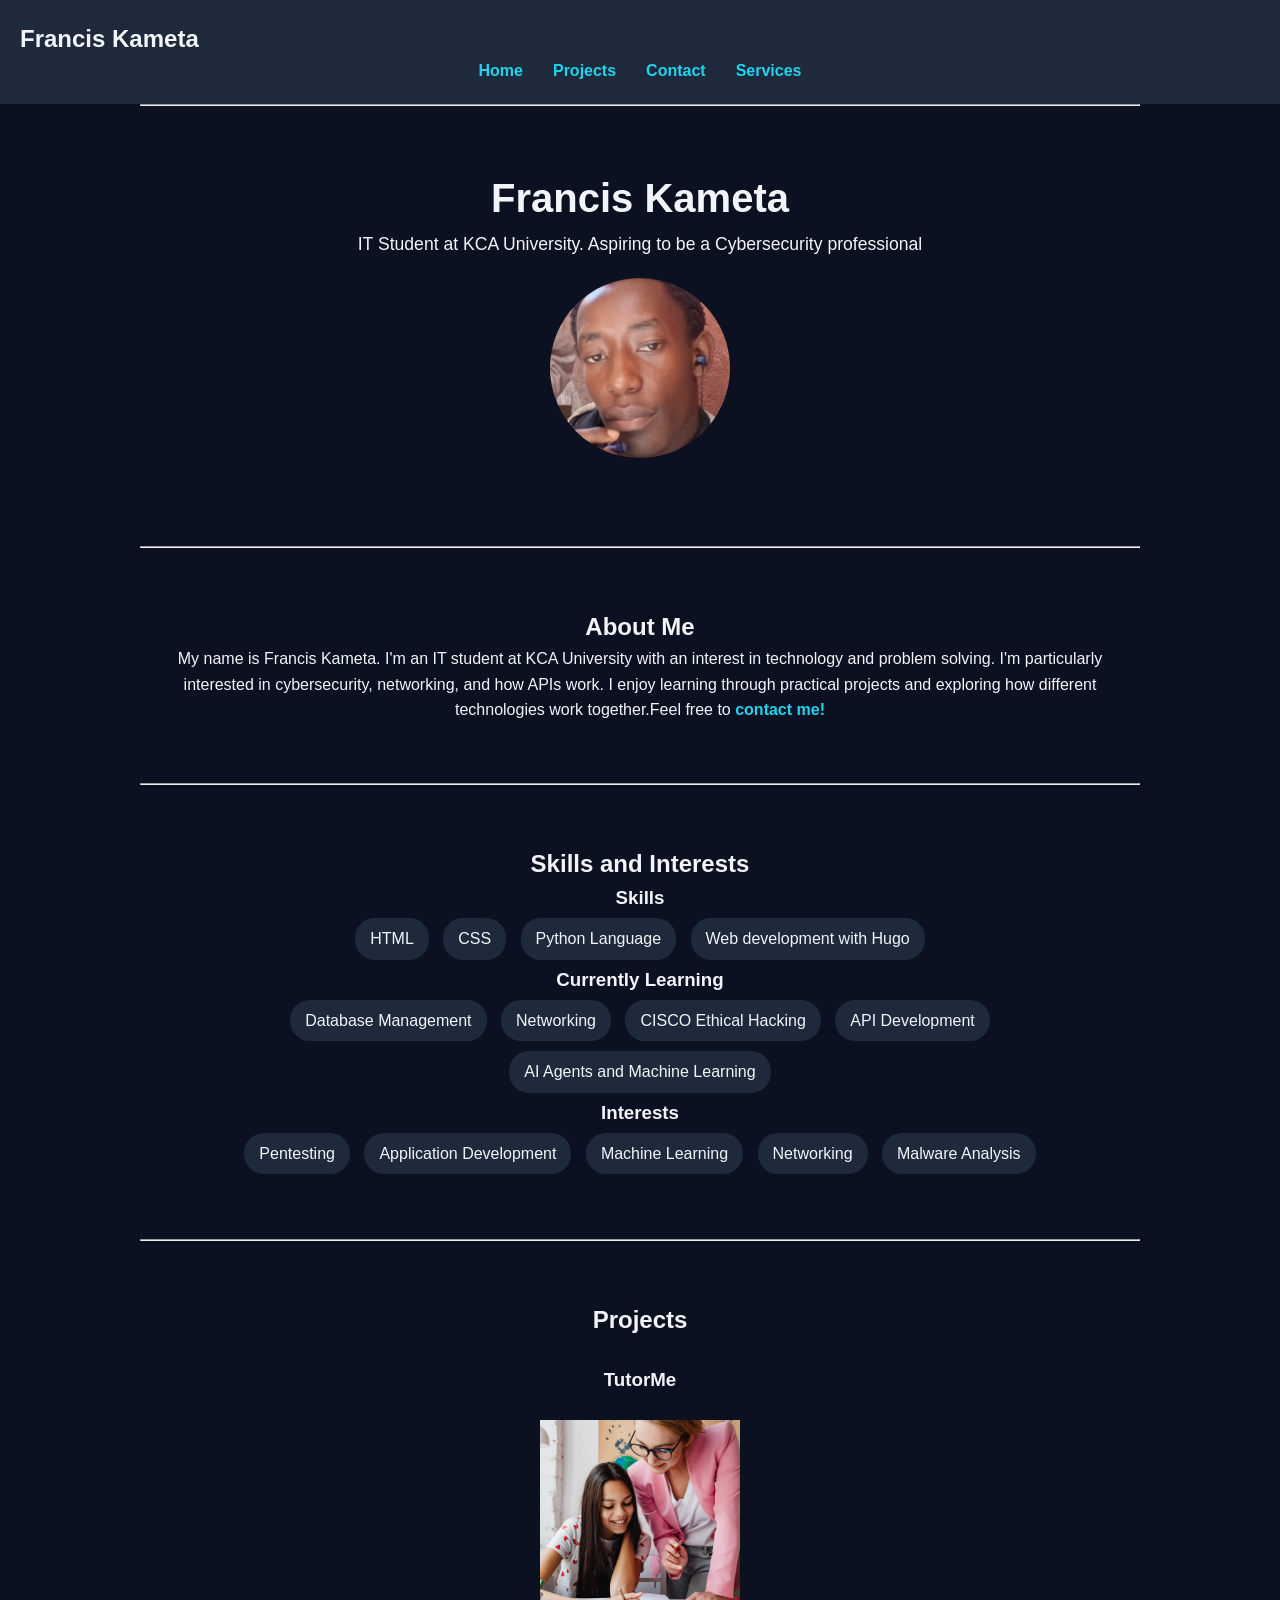
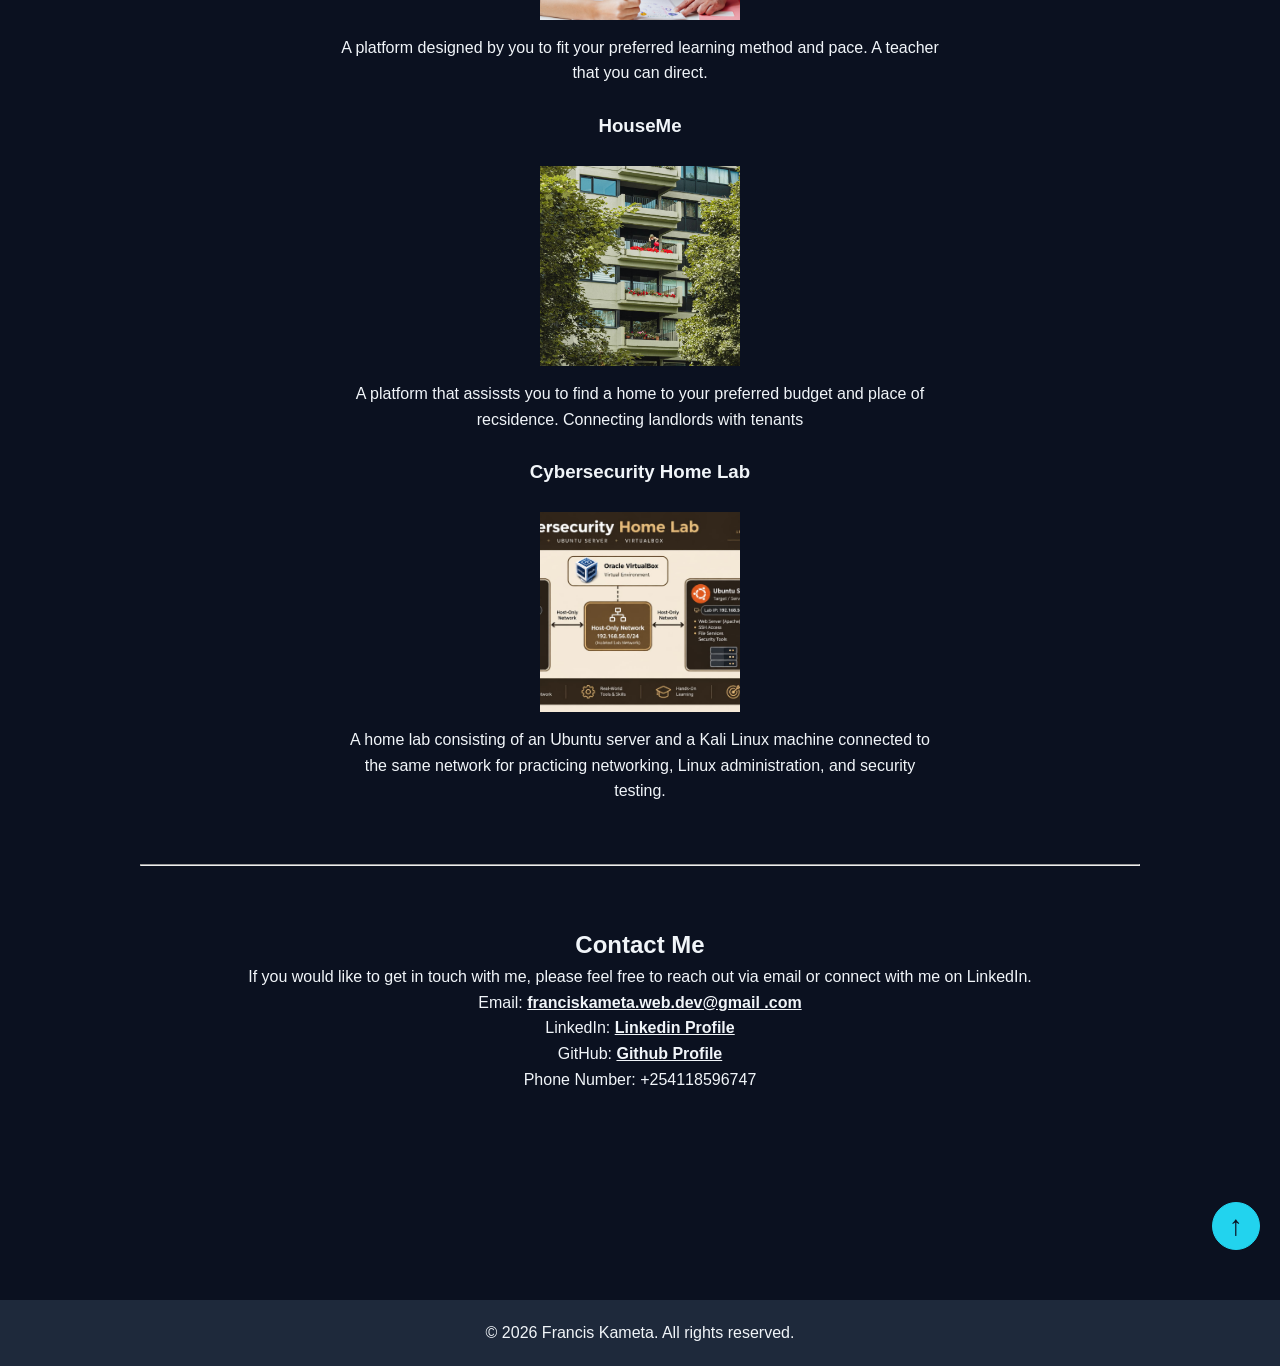
<file: index.html>
<!DOCTYPE html>
<html lang="en">
    <head>
        <meta charset="UTF-8">
        <title>My portfolio</title>
        <meta name="viewport" content="width=device-width, initial-scale=1.0">
        <link rel="stylesheet" href="css/styles.css">
    </head>
    <body id="top">
        <header>
            <h2>Francis Kameta</h2>
            <nav>
                <a href="index.html">Home</a>
                <a href="projects.html">Projects</a> 
                <a href="contact.html">Contact</a> 
                <a href="services.html">Services</a>
            </nav>
        </header>
        <main>
            <hr>
            <section id="hero">
                <h1>Francis Kameta</h1>
                <p>IT Student at KCA University. Aspiring to be a Cybersecurity professional</p>
                <img src="images/profile picture 1.jpeg" alt="Professional headshot of Francis Kameta" loading="lazy" width="300" height="200">

            </section>
            <hr>
           <section id="about">
            <h2>About Me</h2>
            <p>My name is Francis Kameta. I'm an IT student at KCA University with an interest in technology and problem solving. I'm particularly interested in cybersecurity, networking, and how APIs work. I enjoy learning through practical projects and exploring how different technologies work together.Feel free to <a href="#contact" id="contact-link">contact me!</a></p>
           </section>
           <hr>
           <section id="skills">
            <h2>Skills and Interests</h2>
            <h3>Skills</h3>
            <ul>
                <li>HTML</li>
                <li>CSS</li>
                <li>Python Language</li>
                <li>Web development with Hugo</li>
            </ul>
            <h3>Currently Learning</h3>
            <ul>
                <li>Database Management</li>
                <li>Networking</li>
                <li>CISCO Ethical Hacking</li>
                <li>API Development</li>
                <li>AI Agents and Machine Learning</li>
            </ul>
            <h3>Interests</h3>
            <ul>
                <li>Pentesting</li>
                <li>Application Development</li>
                <li>Machine Learning</li>
                <li>Networking</li>
                <li>Malware Analysis</li>
            </ul>
           </section>
           <hr>
           <section id="projects">
            <h2>Projects</h2>

            <h3>TutorMe</h3>
            <img src="images/TutorMe.jpg" alt="Show me how it's done" width="200" height="200" loading="lazy">
            <p>A platform designed by you to fit your preferred learning method and pace. A teacher that you can direct.</p>

            <h3>HouseMe</h3>
            <img src="images/HouseMe.jpg" alt="Finding your perfect home" width="200" height="200" loading="lazy">
            <p>A platform that assissts you to find a home to your preferred budget and place of recsidence. Connecting landlords with tenants</p>
           
            <h3>Cybersecurity Home Lab</h3>
            <img src="images/Cybersecurity-home-lab-Architecture.jpg" alt="A home lab for cybersecurity practice" width="200" height="200" loading="lazy">
            <p>A home lab consisting of an Ubuntu server and a Kali Linux machine connected to the same network for practicing networking, Linux administration, and security testing.</p>
        </section>
           <hr>
           <section id="contact">
            <h2>Contact Me</h2>
            <p>If you would like to get in touch with me, please feel free to reach out via email or connect with me on LinkedIn.</p>
                <p>Email: 
                    <a href="mailto:franciskameta.web.dev@gmail .com">
                        franciskameta.web.dev@gmail .com
                    </a>
                </p>
                <p>LinkedIn: 
                    <a href="https://www.linkedin.com/in/francis-kameta-bb6ab1411/" target="_blank">
                        Linkedin Profile
                    </a>
                </p>
                <p>GitHub: 
                    <a href="https://github.com/ranciemenace-sys" target="_blank">
                        Github Profile
                    </a>
                </p>
                <p>Phone Number: +254118596747</p>
           </section>

        </main>
        
<div class="page-navigation">
    <a href="#top" class="back-to-top" aria-label="Back to top" title="Back to top" style="margin-left: auto;">↑</a>
</div>

        <footer>
            <p>&copy; 2026 Francis Kameta. All rights reserved.</p>
        </footer>
    </body>
</html>
</file>
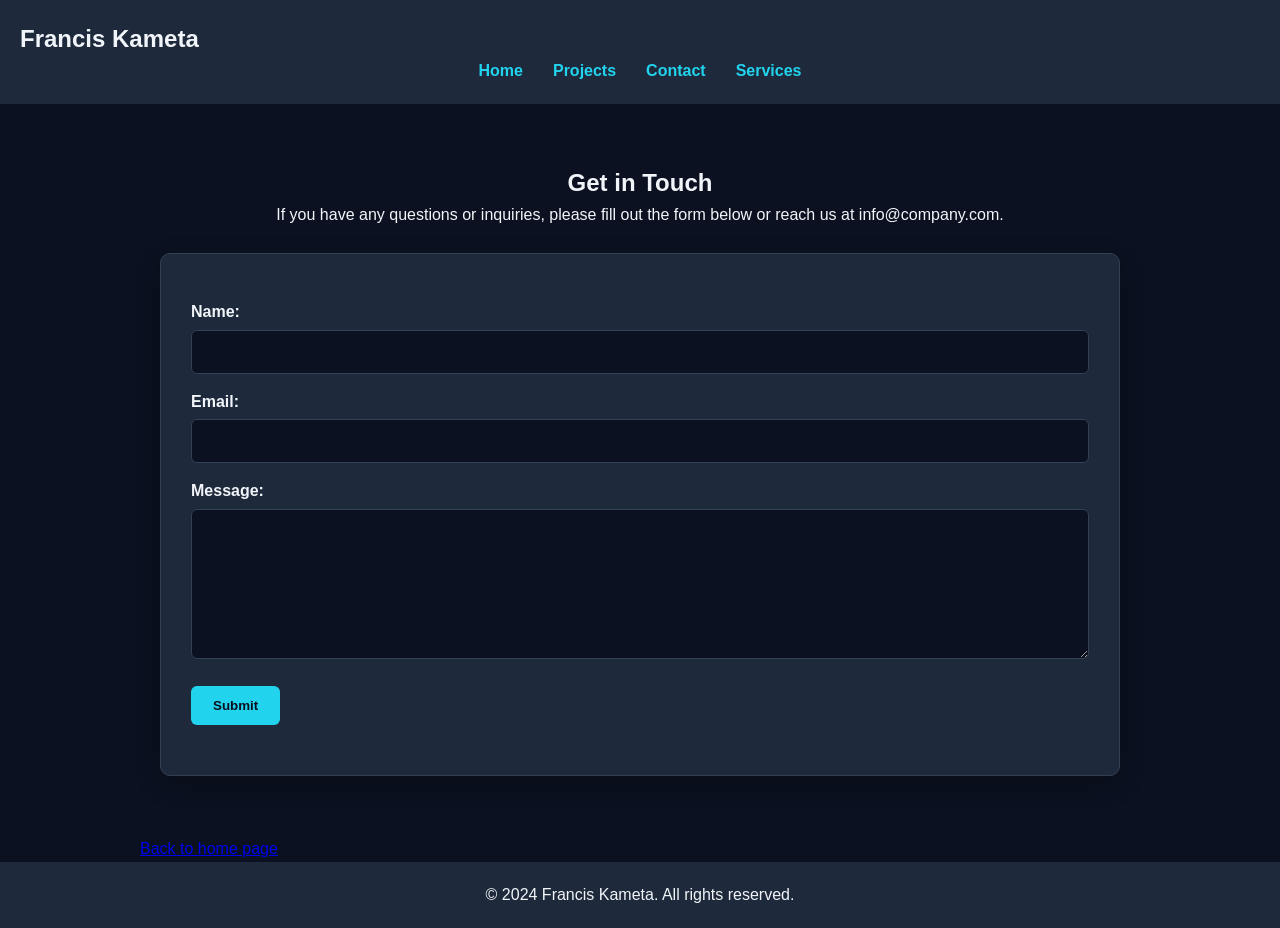
<file: Contact.html>
<!DOCTYPE html>
<html lang="en">
    <head>
        <meta charset="UTF-8">
        <meta name="viewport" content="width=device-width, initial-scale=1.0">
        <title>Contact Us</title>
        <link rel="stylesheet" href="css/styles.css">
    </head>
    <body>
        <header>
            <h2>Francis Kameta</h2>
            <nav>
                <a href="index.html">Home</a>
                <a href="projects.html">Projects</a>
                <a href="contact.html">Contact</a>
                <a href="services.html">Services</a>
            </nav>
        </header>
        <main>
            <section id="contact">
                <h1>Get in Touch</h1>
                <p>If you have any questions or inquiries, please fill out the form below or reach us at info@company.com.</p>

                <form id="contactForm" action="submit_form.php" method="post">
                    <label for="name">Name:</label>
                    <input type="text" id="name" name="name" required>

                    <label for="email">Email:</label>
                    <input type="email" id="email" name="email" required>

                    <label for="message">Message:</label>
                    <textarea id="message" name="message" rows="5" required></textarea>

                    <button type="submit">Submit</button>
            </section>
            <a href="index.html">Back to home page</a>
        </main>
        <footer>
            <p>&copy; 2024 Francis Kameta. All rights reserved.</p>
        </footer>

        <script src="js/script.js"></script>
    </body>
</html>
</file>
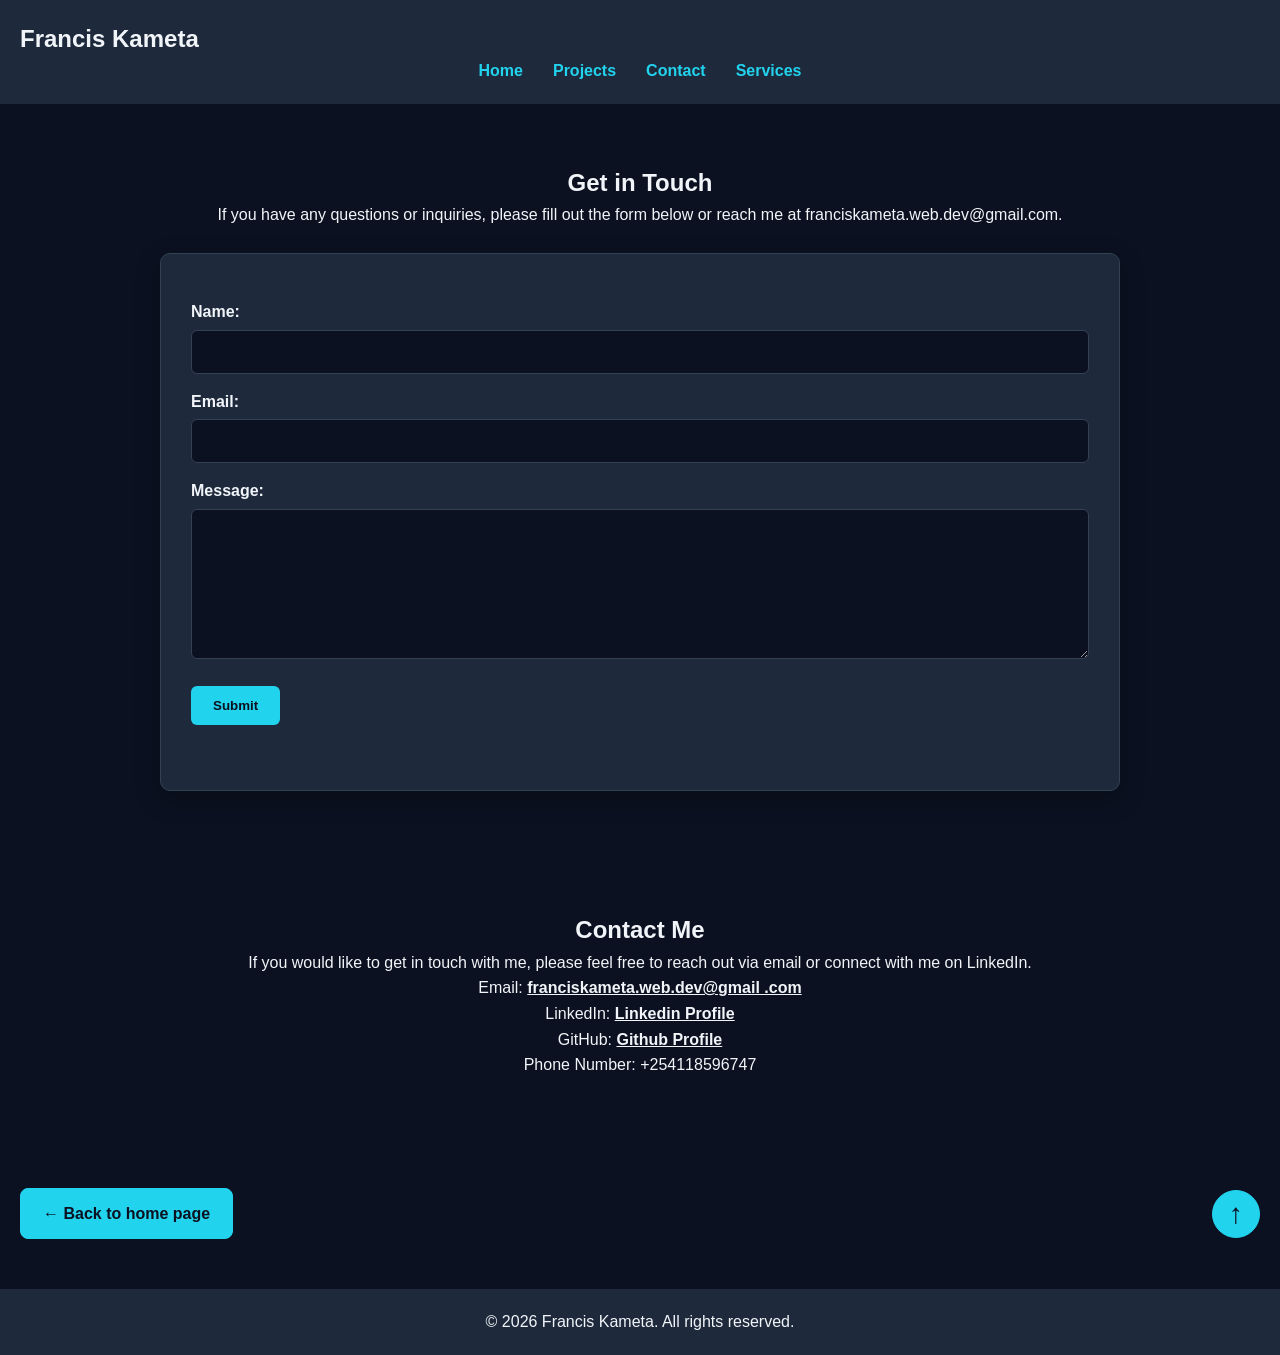
<file: contact.html>
<!DOCTYPE html>
<html lang="en">
    <head>
        <meta charset="UTF-8">
        <meta name="viewport" content="width=device-width, initial-scale=1.0">
        <title>Contact Us</title>
        <link rel="stylesheet" href="css/styles.css">
    </head>
    <body id="top">
        <header>
            <h2>Francis Kameta</h2>
            <nav>
                <a href="index.html">Home</a>
                <a href="projects.html">Projects</a>
                <a href="contact.html">Contact</a>
                <a href="services.html">Services</a>
            </nav>
        </header>
        <main>
            <section id="contact">
                <h1>Get in Touch</h1>
                <p>If you have any questions or inquiries, please fill out the form below or reach me at franciskameta.web.dev@gmail.com.</p>

                <form id="contactForm" action="submit_form.php" method="post">
                    <label for="name">Name:</label>
                    <input type="text" id="name" name="name" required>

                    <label for="email">Email:</label>
                    <input type="email" id="email" name="email" required>

                    <label for="message">Message:</label>
                    <textarea id="message" name="message" rows="5" required></textarea>

                    <button type="submit">Submit</button>
                    <p id="formMessage" aria-live="polite"></p>
                </form>
            </section>
            <section id="contact">
            <h2>Contact Me</h2>
            <p>If you would like to get in touch with me, please feel free to reach out via email or connect with me on LinkedIn.</p>
                <p>Email: 
                    <a href="mailto:franciskameta.web.dev@gmail .com">
                        franciskameta.web.dev@gmail .com
                    </a>
                </p>
                <p>LinkedIn: 
                    <a href="https://www.linkedin.com/in/francis-kameta-bb6ab1411/" target="_blank">
                        Linkedin Profile
                    </a>
                </p>
                <p>GitHub: 
                    <a href="https://github.com/ranciemenace-sys" target="_blank">
                        Github Profile
                    </a>
                </p>
                <p>Phone Number: +254118596747</p>
           </section>
        </main>
        
<div class="page-navigation">
    <a href="index.html" class="home-page">← Back to home page</a>
    <a href="#top" class="back-to-top" aria-label="Back to top" title="Back to top">↑</a>
</div>

        <footer>
            <p>&copy; 2026 Francis Kameta. All rights reserved.</p>
        </footer>

        <script src="js/script.js" defer></script>
    </body>
</html>
</file>
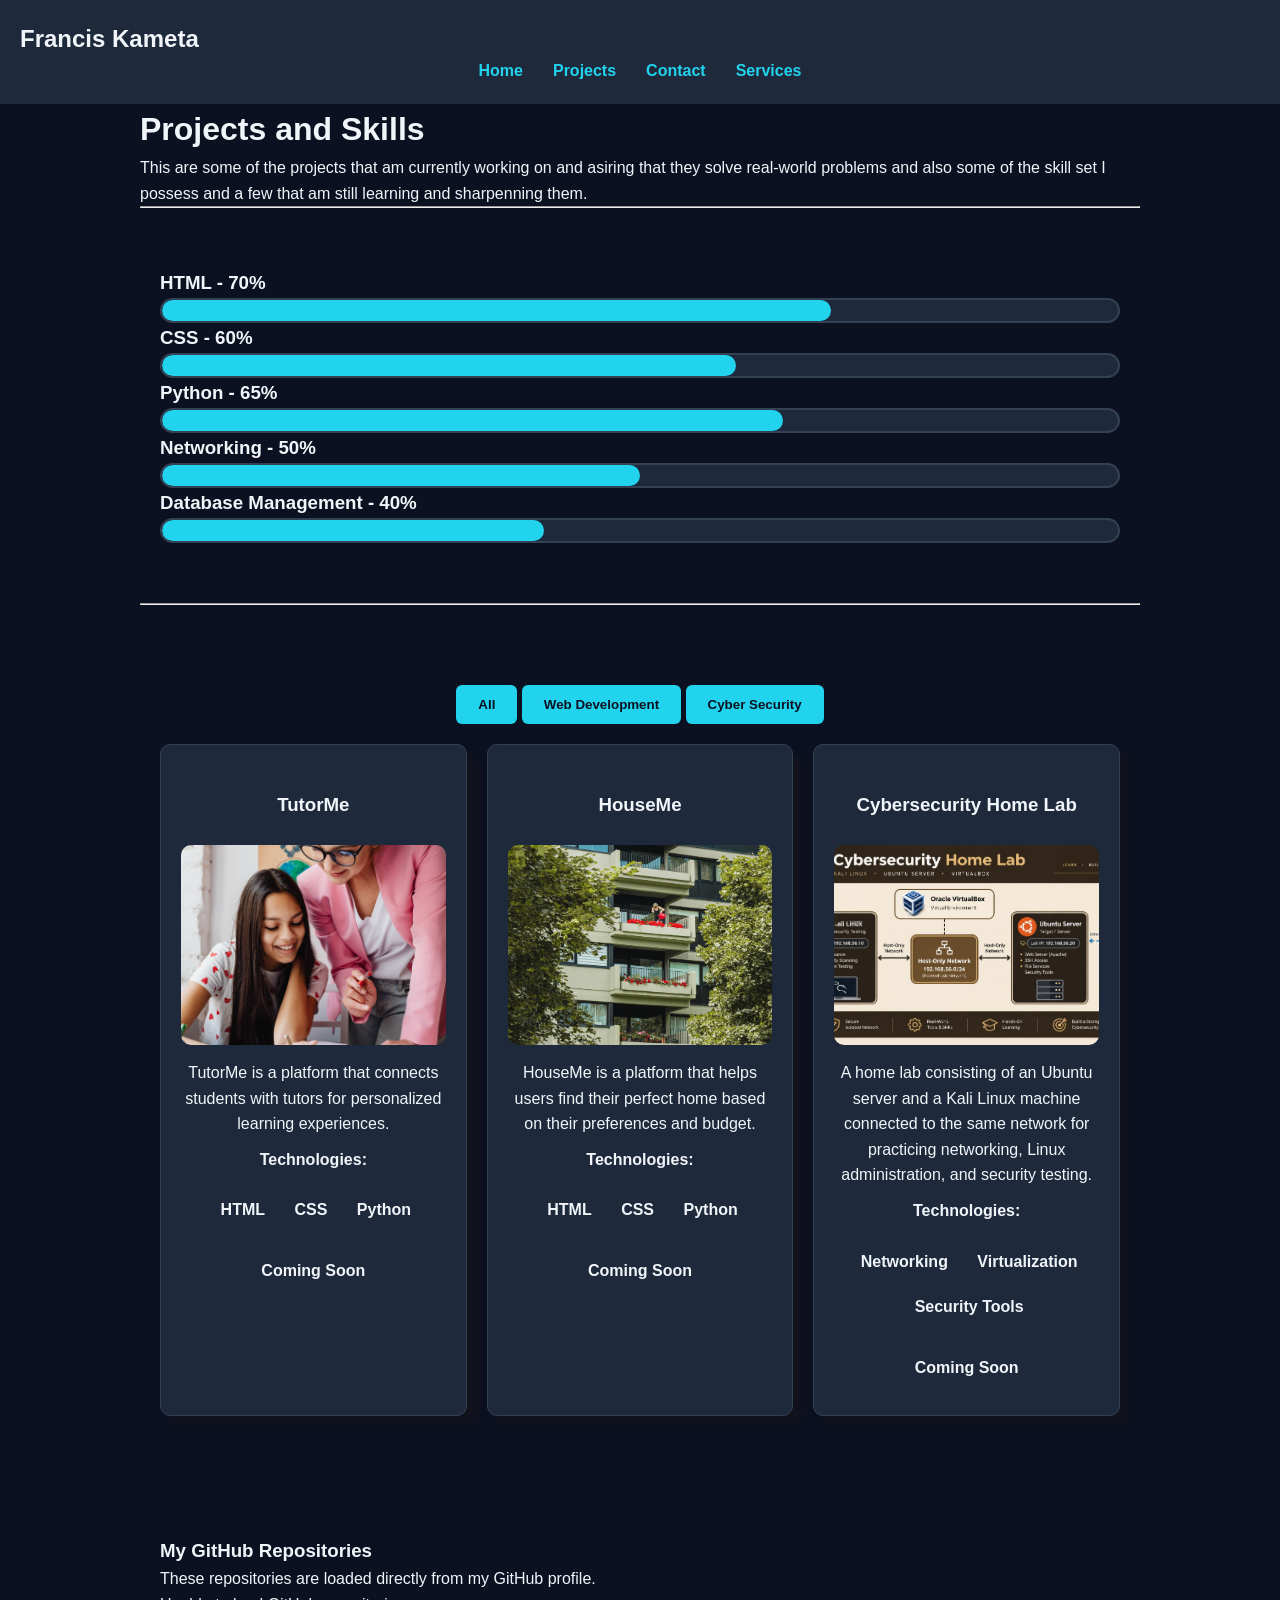
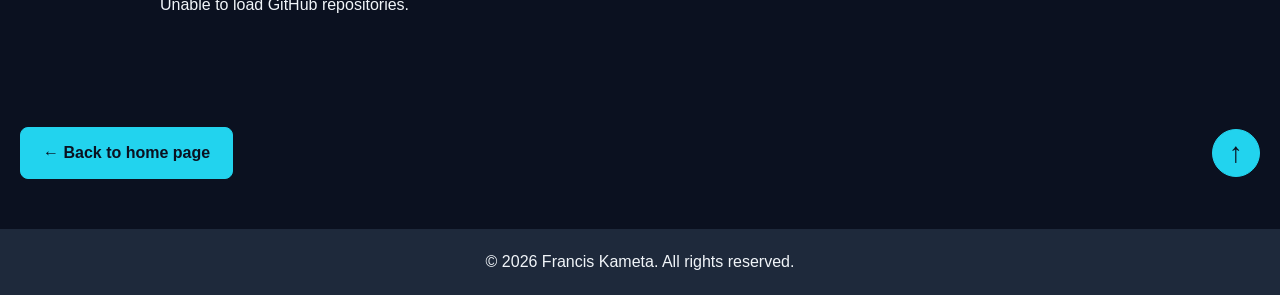
<file: projects.html>
<!DOCTYPE html>
<html lang="en">
    <head>
        <meta charset="UTF-8">
        <title>My Projects</title>
        <meta name="viewport" content="width=device-width, initial-scale=1.0">
        <link rel="stylesheet" href="css/styles.css">
    </head>
    <body id="top">
        <header>
            <h2>Francis Kameta</h2>
            <nav>
                <a href="index.html">Home</a>
                <a href="projects.html">Projects</a>
                <a href="contact.html">Contact</a>
                <a href="services.html">Services</a>
            </nav>
        </header>
        <main>
            <h1>Projects and Skills</h1>
            <p>This are some of the projects that am currently working on and asiring that they solve real-world problems and also some of the skill set I possess and a few that am still learning and sharpenning them.</p>

            <hr>

            <section class="skills">
                <h3>HTML - 70%</h3>
                <div class="progress-bar">
                    <div class="progress html-progress">
                    </div>
                </div>

                <h3>CSS - 60%</h3>
                <div class="progress-bar">
                    <div class="progress css-progress">
                    </div>
                </div>
                <h3>Python - 65%</h3>
                <div class="progress-bar">
                    <div class="progress python-progress">
                    </div>
                </div>
                <h3>Networking - 50%</h3>
                <div class="progress-bar">
                    <div class="progress networking-progress">
                    </div>
                </div>
                <h3>Database Management - 40%</h3>
                <div class="progress-bar">
                    <div class="progress database-progress">
                    </div>
                </div>
            </section>

            <hr>

            <section id="projects">
            <button class="all">All</button>
            <button class="web-development">Web Development</button>
            <button class="cyber-security">Cyber Security</button>
                <div id="project-grid">
                <div class="project-card web-development" >
                  <h3>TutorMe</h3>
                    <img src="images/TutorMe.jpg" alt="A platform that connects students with tutors" width="200" height="200" loading="lazy">
                    <p>TutorMe is a platform that connects students with tutors for personalized learning experiences.</p>
                    <h4>Technologies:</h4>
                        <ul>
                            <li>HTML</li>
                            <li>CSS</li>
                            <li>Python</li>
                        </ul>
                <div class="project-status">
                    <h4>Coming Soon</h4>
                </div>
                </div>

                <div class="project-card web-development">
                    <h3>HouseMe</h3>
                    <img src="images/HouseMe.jpg" alt="Finding your perfect home" width="200" height="200" loading="lazy">
                    <p>HouseMe is a platform that helps users find their perfect home based on their preferences and budget.</p>
                    <h4>Technologies:</h4>
                        <ul>
                            <li>HTML</li>
                            <li>CSS</li>
                            <li>Python</li>
                        </ul>
                <div class="project-status">
                    <h4>Coming Soon</h4>
                </div>
                </div>

                <div class="project-card cyber-security">
                    <h3>Cybersecurity Home Lab</h3>
                    <img src="images/Cybersecurity-home-lab-Architecture.jpg" alt="A home lab for cybersecurity practice" width="200" height="200" loading="lazy">
                    <p>A home lab consisting of an Ubuntu server and a Kali Linux machine connected to the same network for practicing networking, Linux administration, and security testing.</p>
                    <h4>Technologies:</h4>
                        <ul>
                            <li>Networking</li>
                            <li>Virtualization</li>
                            <li>Security Tools</li>
                        </ul>
                <div class="project-status">
                    <h4>Coming Soon</h4>
                </div>
                </div>
            </section>
            <section>
                <h3>My GitHub Repositories</h3>
                <p>These repositories are loaded directly from my GitHub profile.</p>
                <p id="github-loading">Loading repositories...</p>
                <div id="github-repositories">

                </div>
            </section>
        </main>
        
<div class="page-navigation">
    <a href="index.html" class="home-page">← Back to home page</a>
    <a href="#top" class="back-to-top" aria-label="Back to top" title="Back to top">↑</a>
</div>

        <script src="js/script.js"></script>
        <footer>
            <p>&copy; 2026 Francis Kameta. All rights reserved.</p>
        </footer>
    </body>    
</html>
</file>
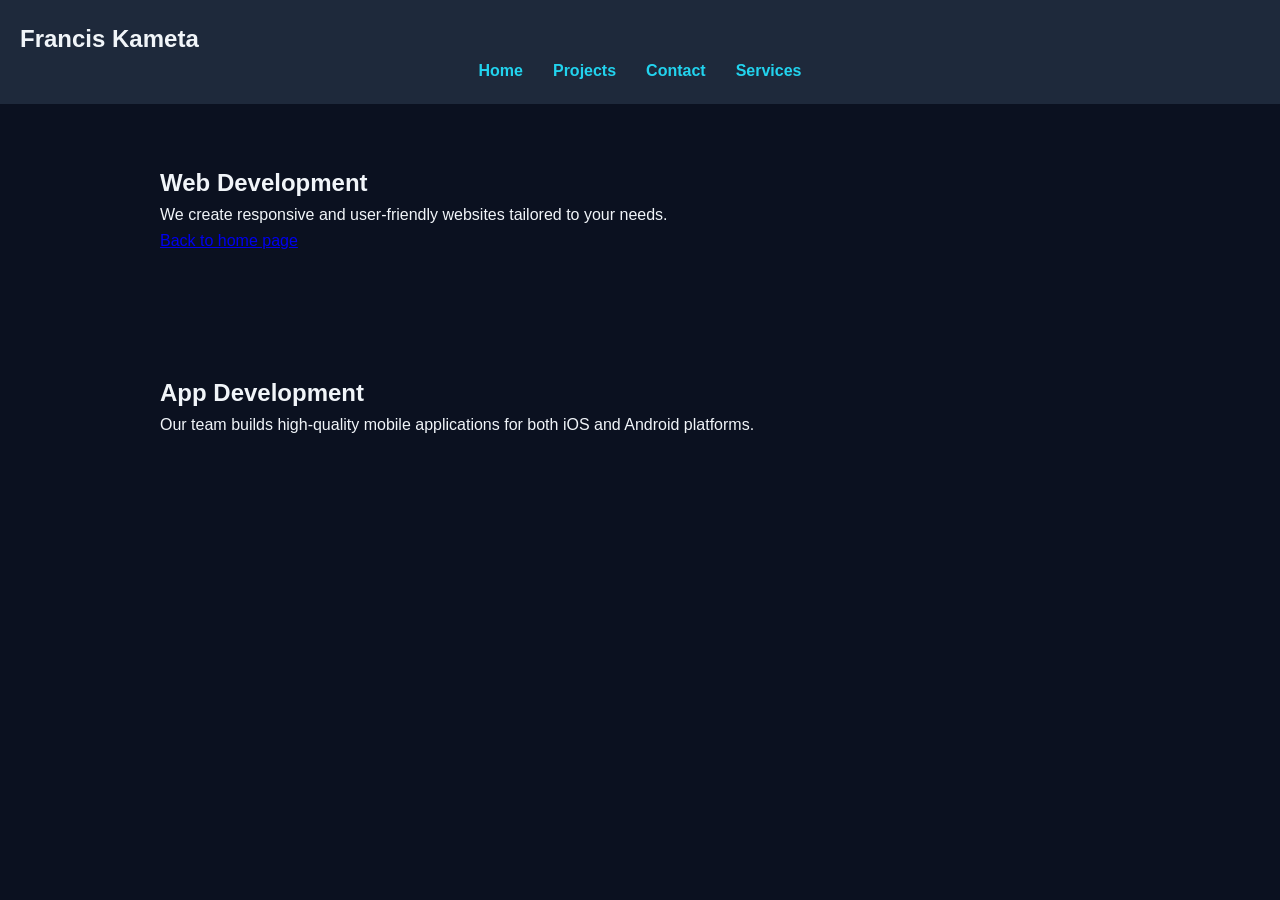
<file: Services.html>
<!DOCTYPE html>
<html lang="en">
    <head>
        <meta charset="UTF-8">
        <meta name="viewport" content="width=device-width, initial-scale=1.0">
        <title>Services</title>
        <link rel="stylesheet" href="css/styles.css">
    </head>
    <body>
        <header>
            <h2>Francis Kameta</h2>
            <nav>
                <a href="index.html">Home</a>
                <a href="projects.html">Projects</a>
                <a href="contact.html">Contact</a>
                <a href="services.html">Services</a>
            </nav>
        </header>
        <main>
            <section>
                <h2>Web Development</h2>
                <p>We create responsive and user-friendly websites tailored to your needs.</p>
                <a href="index.html">Back to home page</a>
            </section>
            <section>
                <h2>App Development</h2>
                <p>Our team builds high-quality mobile applications for both iOS and Android platforms.</p>
            </section>
        </main>
    </body>
</html>
</file>
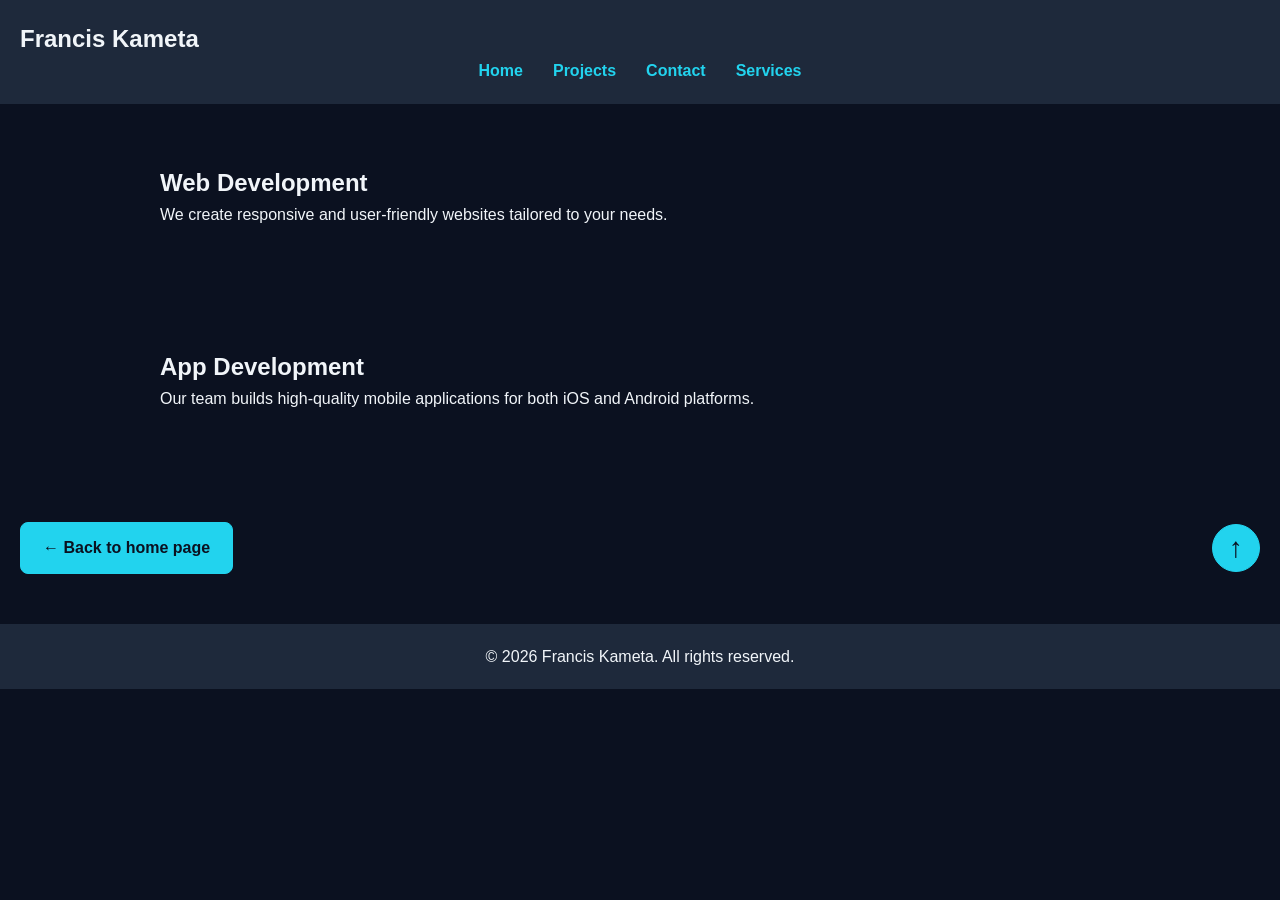
<file: services.html>
<!DOCTYPE html>
<html lang="en">
    <head>
        <meta charset="UTF-8">
        <meta name="viewport" content="width=device-width, initial-scale=1.0">
        <title>Services</title>
        <link rel="stylesheet" href="css/styles.css">
    </head>
    <body id="top">
        <header>
            <h2>Francis Kameta</h2>
            <nav>
                <a href="index.html">Home</a>
                <a href="projects.html">Projects</a>
                <a href="contact.html">Contact</a>
                <a href="services.html">Services</a>
            </nav>
        </header>
        <main>
            <section>
                <h2>Web Development</h2>
                <p>We create responsive and user-friendly websites tailored to your needs.</p>
            </section>
            <section>
                <h2>App Development</h2>
                <p>Our team builds high-quality mobile applications for both iOS and Android platforms.</p>
            </section>
        </main>
        
<div class="page-navigation">
    <a href="index.html" class="home-page">← Back to home page</a>
    <a href="#top" class="back-to-top" aria-label="Back to top" title="Back to top">↑</a>
</div>

        <footer>
            <p>&copy; 2026 Francis Kameta. All rights reserved.</p>
        </footer>
    </body>
</html>
</file>
<file: css/styles.css>
:root {
    --bg-main: #0B1120;
    --bg-panel: #1E293B;
    --accent-cyan: #22D3EE;
    --accent-violet: #A78BFA;
    --text-main: #F1F5F9;
    --text-muted: #CBD5E1;
    --border-color: #334155;
}

header h2 {
    color: var(--text-main);
    font-weight: bold;
}

* {
    margin: 0;
    padding: 0;
    box-sizing: border-box;
}

body {
    background-color: var(--bg-main);
    font-family:Arial, sans-serif;
    color: var(--text-main);
    line-height: 1.6;

}

header {
    background-color: var(--bg-panel);
    padding: 20px;
}

nav {
    display: flex;
    justify-content: center;
    gap: 30px;

}

nav a {
    color: var(--accent-cyan);
    text-decoration: none;
    font-weight: bold;
}

nav a:hover {
    color: var(--accent-violet);
}

main {
    max-width: 1000px;
    margin: 0 auto;
}

section {
    padding: 60px 20px;
}

#hero {
    text-align: center;
}

#hero img {
    width: 180px;
    height: 180px;
    object-fit: cover;
    border-radius: 50%;
    margin: 20px 0;
}

#hero h1{
    font-size: 2.5rem;
    color: var(--text-main);
}

#hero p{
    font-size: 1.1rem;
    color: var(--text-main);
}

#about {
    text-align: center;
}

#skills {
    text-align: center;
}

#skills li{
    display: inline-block;
    background-color: var(--bg-panel);
    color: var(--text-main);
    padding: 8px 15px;
    margin: 5px;
    border-radius: 20px;
}

#contact {
    text-align: center;
}

#contact a {
    color: var(--white);
    font-weight: bold;
}

#contact a:hover {
    color: var(--champagne-gold);
}

footer {
    background-color: var(--bg-panel);
    color: var(--text-main);
    text-align: center;
    padding: 20px;
}

#projects {
    text-align: center;
}

#project-grid {
    display: grid;
    grid-template-columns: repeat(auto-fit, minmax(250px, 1fr));
    gap: 20px;
}

#projects img {
    display: block;
    margin: 15px auto;
    object-fit: cover;
}

#projects h3 {
    color: var(--white);
    margin: 25px 0;
}

#projects p {
    max-width: 600px;
    margin: 0 auto;
}

@media(max-width: 600px) {

    nav{
        flex-direction: column;
        align-items: center;
        gap: 10px;
    }

    #hero h1{
        font-size: 2rem;
    }

    #hero img{
        width: 140px;
        height: 140px;
    }

    section {
        padding: 40px 15px;
    }

}

div.progress-bar {
    width: 100%;
    background-color: var(--bg-panel);
    border-radius: 20px;
    height: 25px;
    border: 2px solid var(--border-color);
    overflow: hidden;
}

.progress {
    height: 100%;
    border-radius: 20px;
    background-color: var(--accent-cyan);
}

.html-progress {
    width: 70%;
}

.css-progress {
    width: 60%;
}

.python-progress {
    width: 65%;
}

.networking-progress {
    width: 50%;
}

.database-progress {
    width: 40%;
}

.project-card {
    background-color: var(--bg-panel);
    padding: 20px;
    border-radius: 10px;
    box-shadow: 10px 10px 10px rgba(36, 24, 18, 0.30);
}

.project-card {
    border: 1px solid var(--border-color);
    transition: transform 0.3s ease, border-color 0.3s ease;
}

.project-card:hover {
    transform: translateY(-5px);
    border-color: var(--accent-cyan);
}

.project-card img{
    width: 100%;
    height: 200px;
    border-radius: 10px;
    object-fit: cover;
}

.project-card h3{
    color: var(--text-main);
    margin-bottom: 10px;
}

.project-card p{
    margin-bottom: 20px;
    margin-top: 10px;
    color: var(--text-main);
}

.project-card li {
    display: inline-block;
    background-color: var(--chocolate);
    font-weight: bold;
    color: var(--white);
    padding: 5px 10px;
    border-radius: 5px;
    margin-left : 5px;
    margin-top: 10px;
}

.project-card h4 {
    margin-top: 10px;
    margin-bottom: 10px;
}

.project-status {
    margin-top: 15px;
    font-weight: bold;
    background-color: var(--chocolate);
    color: var(--champagne-gold);
    padding: 5px 10px;
    border-radius: 20px;
    display: inline-block;
}

#contactForm {
    background-color: var(--bg-panel);
    padding: 30px;
    margin-top: 25px;
    border: 1px solid var(--border-color);
    border-radius: 10px;
    box-shadow: 0 8px 24px rgba(0, 0, 0, 0.25);
    text-align: left;
}

#contactForm label {
    display: block;
    margin-top: 15px;
    margin-bottom: 5px;
    font-weight: bold;
    color: var(--text-main);
}

#contactForm input,
#contactForm textarea {
    width: 100%;
    padding: 12px;
    border: 1px solid var(--border-color);
    border-radius: 6px;
    background-color: var(--bg-main);
    color: var(--text-main);
    font-family: Arial, sans-serif;
    font-size: 16px;
}

#contactForm textarea {
    min-height: 150px;
    resize: vertical;
}

#contactForm input:focus,
#contactForm textarea:focus {
    outline: 2px solid var(--accent-cyan);
    outline-offset: 2px;
}

#contactForm button {
    margin-top: 20px;
    background-color: var(--accent-cyan);
    color: var(--bg-main);
    border: none;
    padding: 12px 22px;
    border-radius: 6px;
    cursor: pointer;
    font-weight: bold;
}

#contactForm button:hover {
    background-color: var(--accent-violet);
    color: var(--bg-main);
}

#formMessage {
    margin-top: 15px;
    font-weight: bold;
    color: var(--text-main);
}

#formMessage {
    margin-top: 15px;
    font-weight: bold;
}

button {
    margin-top: 20px;
    background-color: var(--accent-cyan);
    color: var(--bg-main);
    border: none;
    padding: 12px 22px;
    border-radius: 6px;
    cursor: pointer;
    font-weight: bold;
    margin-bottom: 20px;
}

button:hover {
    background-color: var(--accent-violet);
    color: var(--bg-main);
}

.page-navigation {
    display: flex;
    justify-content: space-between;
    align-items: center;
    width: 100%;
    padding: 20px;
    margin: 30px 0;
}

.home-page {
    display: inline-block;
    background-color: var(--accent-cyan);
    color: var(--bg-main);
    text-decoration: none;
    font-weight: bold;
    padding: 12px 22px;
    border-radius: 8px;
    border: 1px solid var(--accent-cyan);
    transition: all 0.3s ease;
}

.home-page:hover {
    background-color: var(--accent-violet);
    border-color: var(--accent-violet);
    color: var(--bg-main);
    transform: translateY(-3px);
}

.back-to-top {
    display: flex;
    align-items: center;
    justify-content: center;
    width: 48px;
    height: 48px;
    border-radius: 50%;
    background-color: var(--accent-cyan);
    color: var(--bg-main);
    border: 1px solid var(--accent-cyan);
    text-decoration: none;
    font-size: 28px;
    font-weight: bold;
    line-height: 1;
    transition: all 0.3s ease;
}

.back-to-top:hover {
    background-color: var(--accent-violet);
    border-color: var(--accent-violet);
    color: var(--bg-main);
    transform: translateY(-4px);
}

#contact-link {
    color: var(--accent-cyan);
    text-decoration: none;
    font-weight: bold;
}

#contact-link:hover {
    color: var(--accent-violet);
}
</file>
